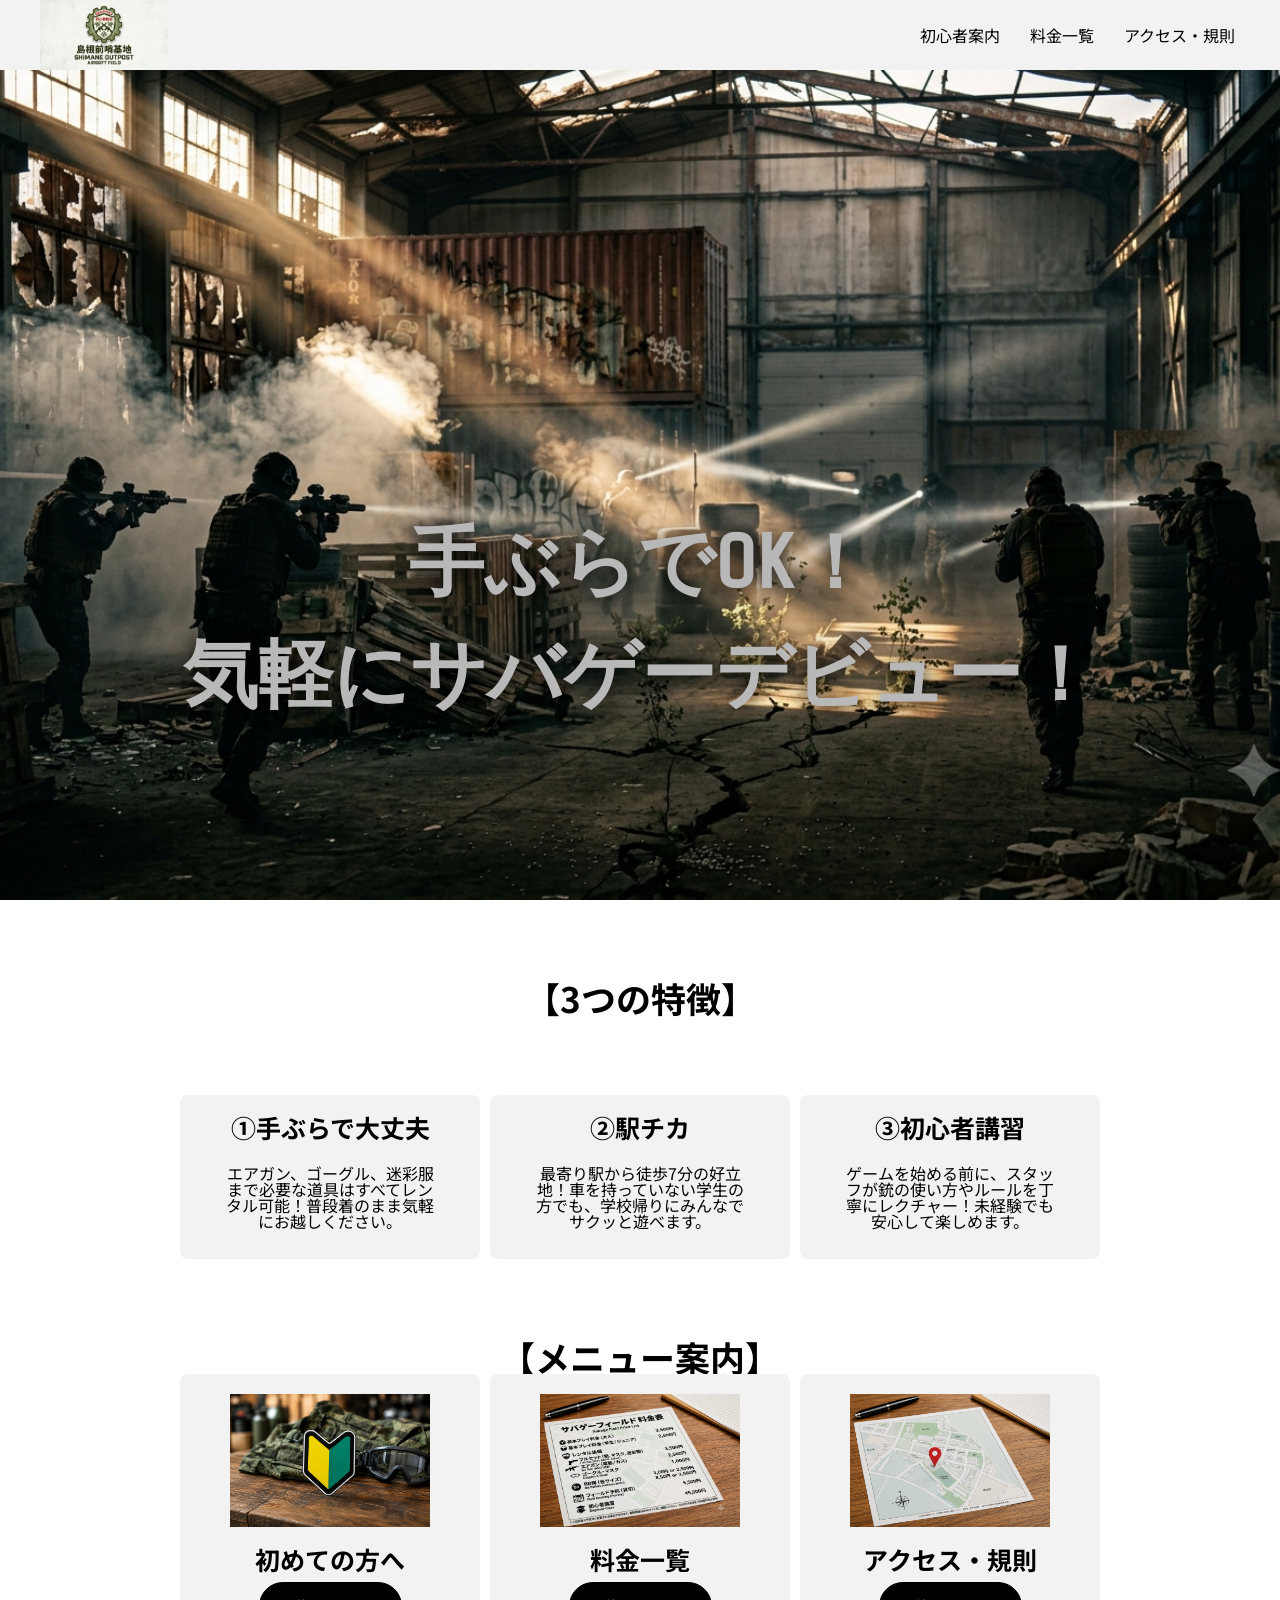
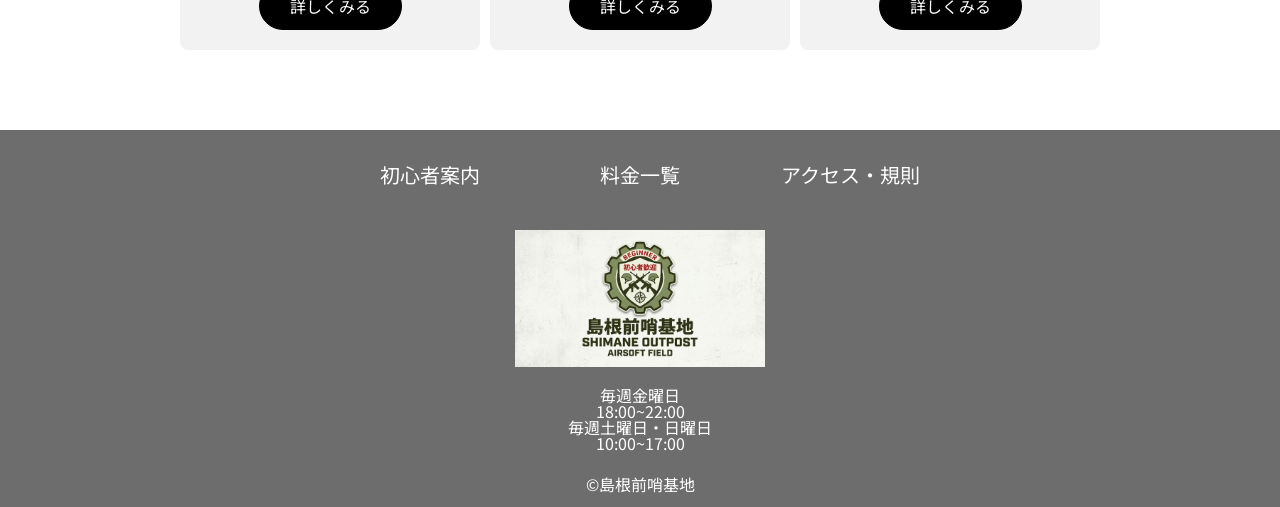
<file: 架空のサバゲーフィールドのサイトのコピー/html/index.html>
<!DOCTYPE html>
<html lang="ja">
<head>
  <meta charset="UTF-8">
  <meta name="viewport" content="width=device-width, initial-scale=1.0">
  <!-- webフォント -->
  <!DOCTYPE html>
<html lang="ja">
<head>
  <meta charset="UTF-8">
  <meta name="viewport" content="width=device-width, initial-scale=1.0">
  <!-- webフォント -->
  <link rel="preconnect" href="https://fonts.googleapis.com">
  <link rel="preconnect" href="https://fonts.gstatic.com" crossorigin>
  <link href="https://fonts.googleapis.com/css2?family=Noto+Sans+JP:wght@100..900&family=Noto+Serif+JP:wght@200..900&family=Potta+One&family=Share+Tech+Mono&family=Shippori+Mincho&display=swap" rel="stylesheet">
  <link href="https://fonts.googleapis.com/css2?family=Mochiy+Pop+One&display=swap" rel="stylesheet">

  <!-- css -->
  <link rel="stylesheet" href="../css/common.css">
  <link rel="stylesheet" href="../css/index.css">
  <title>トップページ</title>
</head>
<body>
  <!-- ヘッダー -->
  <header class="header">
    <div class="header-inner">

      <a href="./index.html"
      class="header-logo">
        <img src="../img/Gemini_Generated_Image_odt5heodt5heodt5.png" alt="">
      </a>

      <div class="header-site-menu">
        <ul>
          <li>
            <a href="./beginner.html">
              初心者案内
            </a>
          </li>
          <li>
            <a href="./price.html">
              料金一覧
            </a>
          </li>
          <li>
            <a href="./access.html">
            アクセス・規則
            </a>
          </li>
        </ul>
      </div>

    </div>
  </header>

  <!-- メイン -->
  <main class="main">
    <div class="first-view">
      <div class="first-view-text">
        <h1>
          手ぶらでOK！
          <br>
          気軽にサバゲーデビュー！
        </h1>
      </div>
    </div>

    <div class="tokutyou">
      <div class="tokutyou-title">
        <h2>
          【3つの特徴】
        </h2>
      </div>
      <div class="tokutyou-list">
        <div class="tokutyou-1">
          <h3>
            ①手ぶらで大丈夫
          </h3>
          <p>
            エアガン、ゴーグル、迷彩服まで必要な道具はすべてレンタル可能！普段着のまま気軽にお越しください。
          </p>
        </div>
        <div class="tokutyou-2">
          <h3>
            ②駅チカ
          </h3>
          <p>
            最寄り駅から徒歩7分の好立地！車を持っていない学生の方でも、学校帰りにみんなでサクッと遊べます。
          </p>
        </div>
        <div class="tokutyou-3">
          <h3>
            ③初心者講習
          </h3>
          <p>
            ゲームを始める前に、スタッフが銃の使い方やルールを丁寧にレクチャー！未経験でも安心して楽しめます。
          </p>
        </div>
      </div>
    </div>

    <div class="under-menu">
      <div class="under-menu-title">
        <h2>
        【メニュー案内】
        </h2>
      </div>
      <div class="under-menu-list">
        <div class="beginner">
          <img src="../img/toppage-bignner.png" alt="">
          <h3>
            初めての方へ
          </h3>
          <a href="./beginner.html">
            詳しくみる
          </a>
        </div>
        <div class="price">
          <img src="../img/toppage-price.png" alt="">
          <h3>
            料金一覧
          </h3>
          <a href="./price.html">
            詳しくみる
          </a>
        </div>
        <div class="access">
          <img src="../img/toppage-access.png" alt="">
          <h3>
            アクセス・規則
          </h3>
          <a href="./access.html">
            詳しくみる
          </a>
        </div>
      </div>
    </div>

  </main>

  <!-- フッター -->
  <footer class="footer">

    <div class="footer-site-menu">
      <ul>
        <li>
          <a href="./beginner.html">
            初心者案内
          </a>
        </li>
        <li>
          <a href="./price.html">
            料金一覧
          </a>
        </li>
        <li>
          <a href="./access.html">
            アクセス・規則
          </a>
        </li>
      </ul>
    </div>

          <a href="./index.html"
      class="footer-logo">
        <img src="../img/Gemini_Generated_Image_odt5heodt5heodt5.png" alt="">
      </a>

    <p class="footer-time">
      毎週金曜日
      <br>
      18:00~22:00
      <br>
      毎週土曜日・日曜日
      <br>
      10:00~17:00
    </p>
    <p class="copyright">
      &copy;島根前哨基地
    </p>
  </footer>
</body>
</html>
</file>
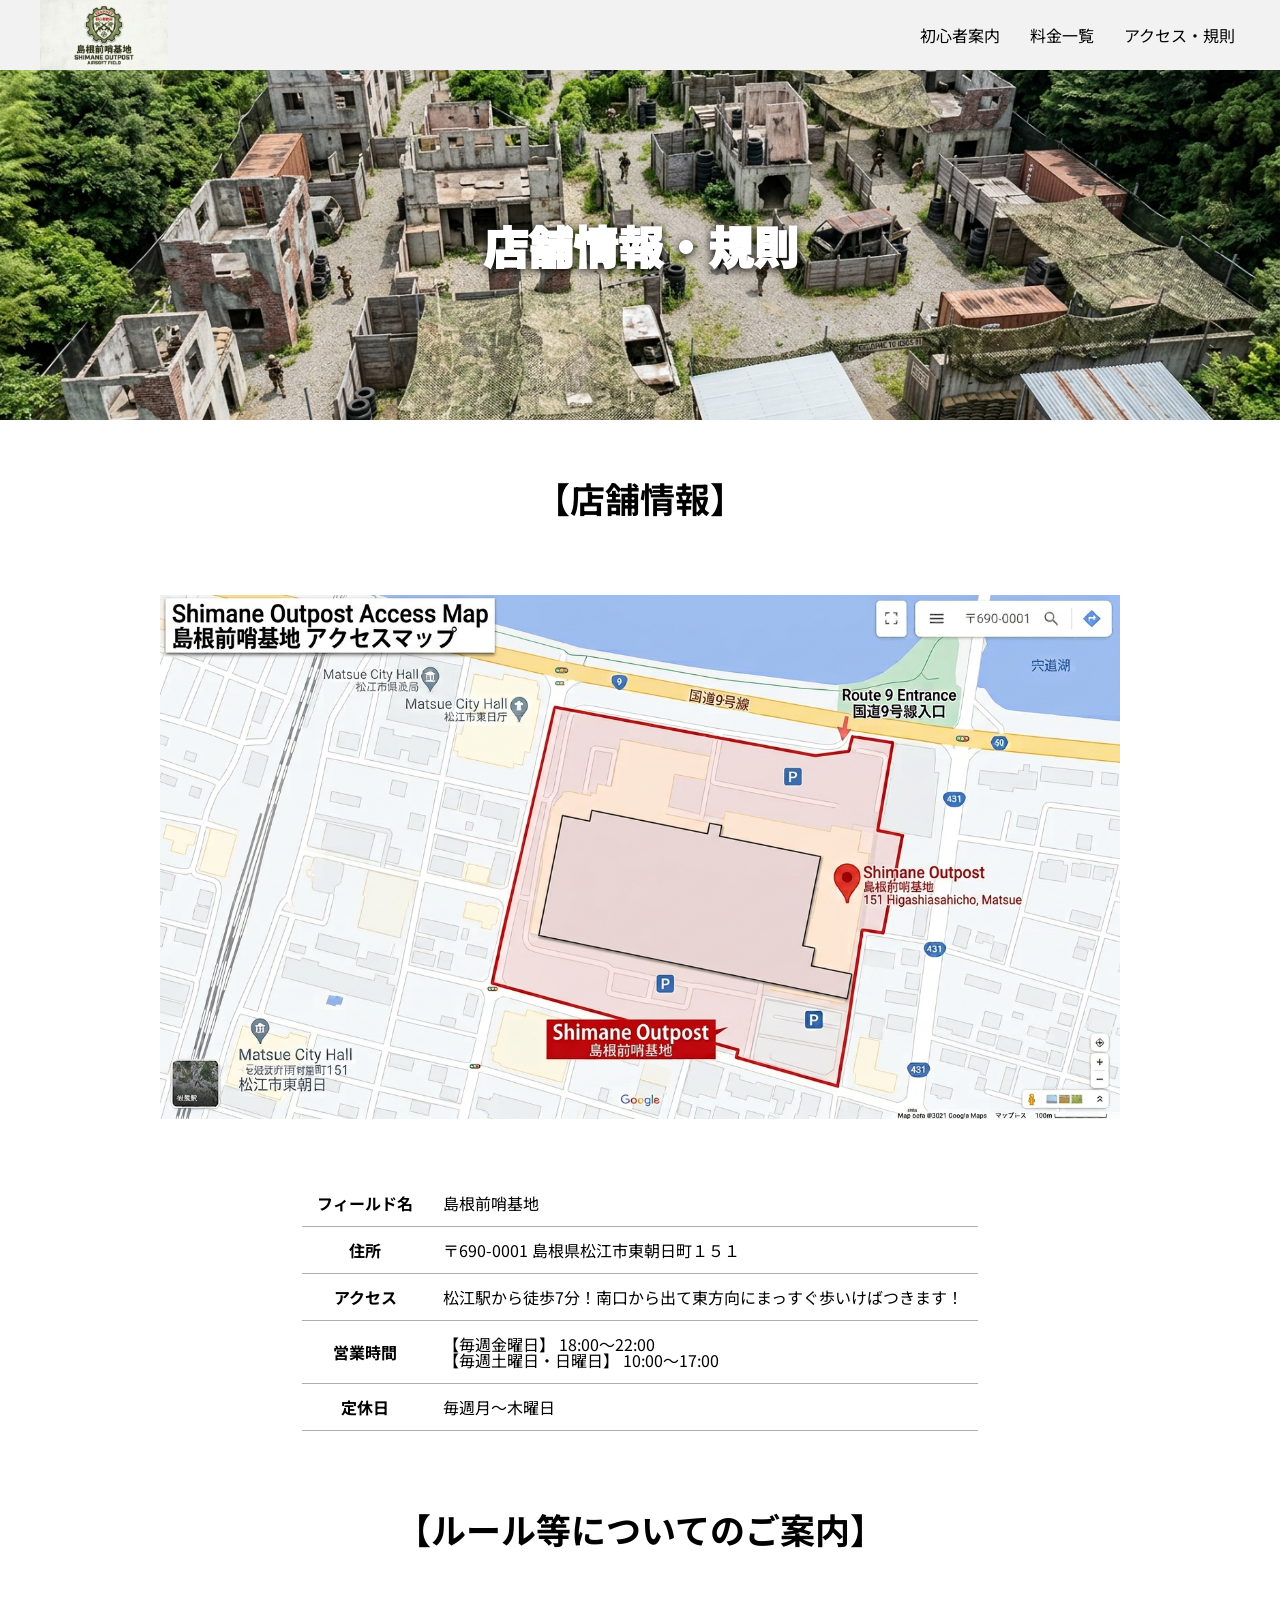
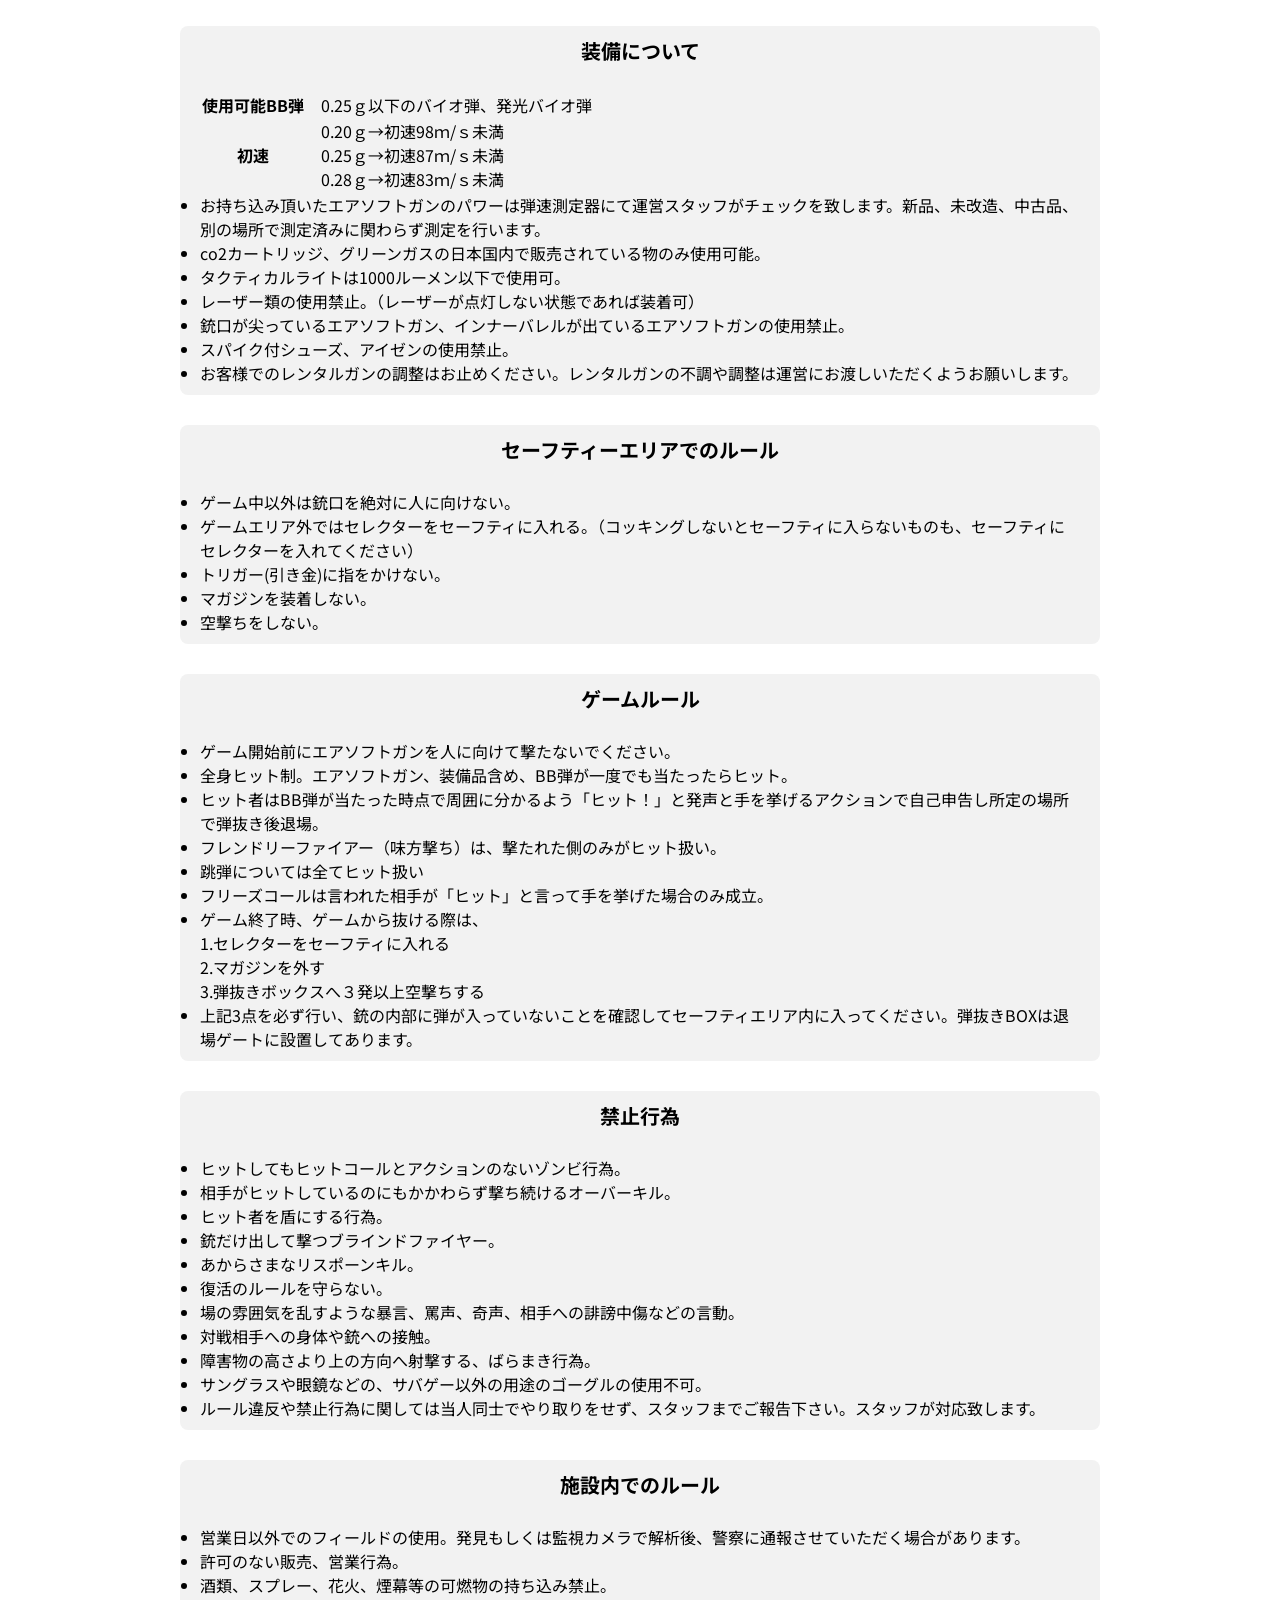
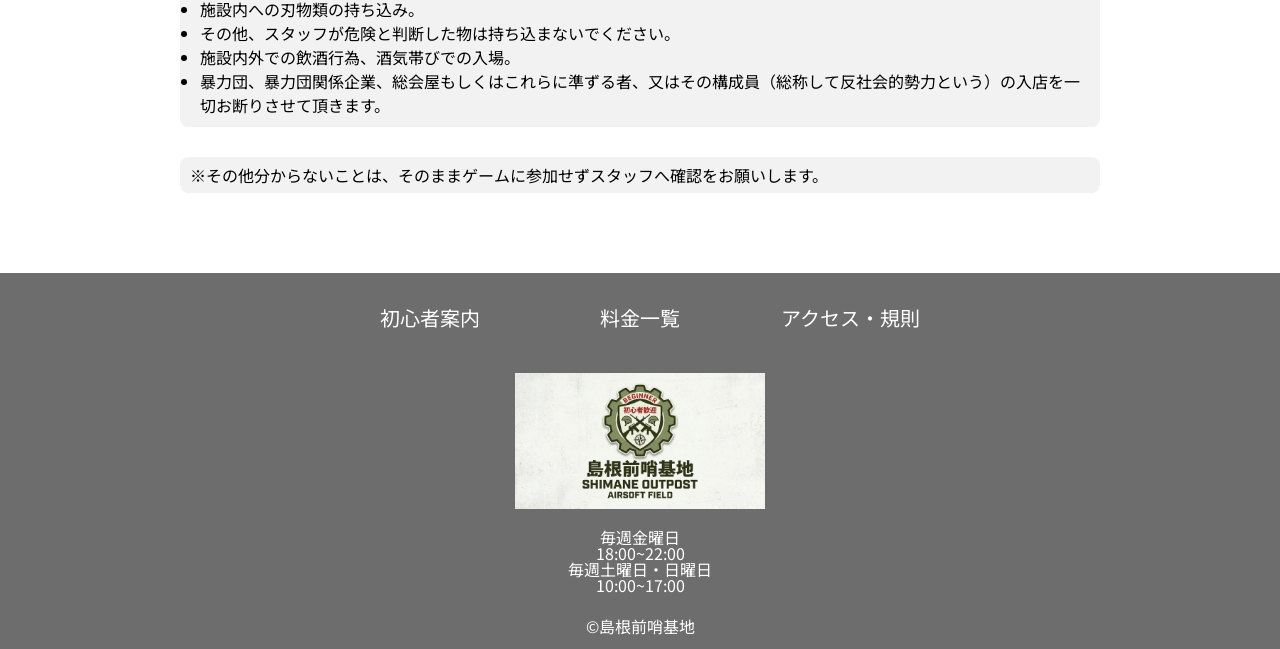
<file: 架空のサバゲーフィールドのサイトのコピー/html/access.html>
<!DOCTYPE html>
<html lang="ja">
<head>
  <meta charset="UTF-8">
  <meta name="viewport" content="width=device-width, initial-scale=1.0">
  <!-- webフォント -->
  <link rel="preconnect" href="https://fonts.googleapis.com">
  <link rel="preconnect" href="https://fonts.gstatic.com" crossorigin>
  <link href="https://fonts.googleapis.com/css2?family=Noto+Sans+JP:wght@100..900&family=Noto+Serif+JP:wght@200..900&family=Potta+One&family=Share+Tech+Mono&family=Shippori+Mincho&display=swap" rel="stylesheet">
  <link href="https://fonts.googleapis.com/css2?family=Mochiy+Pop+One&display=swap" rel="stylesheet">
  <!-- css -->
  <link rel="stylesheet" href="../css/common.css">
  <link rel="stylesheet" href="../css/access.css">
  <title>施設案内ページ</title>
</head>
<body>
  <!-- ヘッダー -->
  <header class="header">
    <div class="header-inner">

      <a href="./index.html"
      class="header-logo">
        <img src="../img/Gemini_Generated_Image_odt5heodt5heodt5.png" alt="">
      </a>

      <div class="header-site-menu">
        <ul>
          <li>
            <a href="./beginner.html">
              初心者案内
            </a>
          </li>
          <li>
            <a href="./price.html">
              料金一覧
            </a>
          </li>
          <li>
            <a href="./access.html">
            アクセス・規則
            </a>
          </li>
        </ul>
      </div>

    </div>
  </header>

  <!-- メイン -->
  <main class="main">
    <div class="access-title">
      <h1>
        店舗情報・規則
      </h1>
    </div>

    <div class="access-info">
      <h2>
        【店舗情報】
      </h2>
      <div class="access-map">
        <img src="../img/access-map1.png" alt="">
      </div>
      <div class="store-info">
        <table class="access-table">
          <tr>
            <th>
              フィールド名
            </th>
            <td>
              島根前哨基地
            </td>
          </tr>
          <tr>
            <th>
              住所
            </th>
            <td>
              〒690-0001 島根県松江市東朝日町１５１
            </td>
          </tr>
          <tr>
            <th>
              アクセス
            </th>
            <td>
              松江駅から徒歩7分！南口から出て東方向にまっすぐ歩いけばつきます！
            </td>
          </tr>
          <tr>
            <th>
              営業時間
            </th>
            <td>
              【毎週金曜日】 18:00〜22:00
              <br>
              【毎週土曜日・日曜日】 10:00〜17:00
            </td>
          </tr>
          <tr>
            <th>
              定休日
            </th>
            <td>
              毎週月〜木曜日
            </td>
          </tr>
        </table>
      </div>
    </div>
    <div class="rule">
      <h2>
        【ルール等についてのご案内】
      </h2>
      <div class="soubi-rule">
        <h3>
          装備について
        </h3>
        <table class="bullet">
          <tr>
            <th>
              使用可能BB弾
            </th>
            <td>
              0.25ｇ以下のバイオ弾、発光バイオ弾
            </td>
          </tr>
          <tr>
            <th>
              初速
            </th>
            <td>
              0.20ｇ→初速98ｍ/ｓ未満
            <br>
              0.25ｇ→初速87ｍ/ｓ未満
            <br>
              0.28ｇ→初速83ｍ/ｓ未満
            </td>
          </tr>
          </table>
        <ul>
          <li>
            お持ち込み頂いたエアソフトガンのパワーは弾速測定器にて運営スタッフがチェックを致します。新品、未改造、中古品、別の場所で測定済みに関わらず測定を行います。
          </li>
          <li>
            co2カートリッジ、グリーンガスの日本国内で販売されている物のみ使用可能。
          </li>
          <li>
            タクティカルライトは1000ルーメン以下で使用可。
          </li>
          <li>
            レーザー類の使用禁止。（レーザーが点灯しない状態であれば装着可）
          </li>
          <li>
            銃口が尖っているエアソフトガン、インナーバレルが出ているエアソフトガンの使用禁止。
          </li>
          <li>
            スパイク付シューズ、アイゼンの使用禁止。
          </li>
          <li>
            お客様でのレンタルガンの調整はお止めください。レンタルガンの不調や調整は運営にお渡しいただくようお願いします。
          </li>
        </ul>
      </div>
      <div class="safety-rule">
        <h3>
          セーフティーエリアでのルール
        </h3>
        <ul>
          <li>
            ゲーム中以外は銃口を絶対に人に向けない。
          </li>
          <li>
            ゲームエリア外ではセレクターをセーフティに入れる。（コッキングしないとセーフティに入らないものも、セーフティにセレクターを入れてください）
          </li>
          <li>
            トリガー(引き金)に指をかけない。
          </li>
          <li>
            マガジンを装着しない。
          </li>
          <li>
            空撃ちをしない。
          </li>
        </ul>
      </div>
      <div class="game-rule">
        <h3>
          ゲームルール
        </h3>
        <ul>
          <li>
            ゲーム開始前にエアソフトガンを人に向けて撃たないでください。
          </li>
          <li>
            全身ヒット制。エアソフトガン、装備品含め、BB弾が一度でも当たったらヒット。
          </li>
          <li>
            ヒット者はBB弾が当たった時点で周囲に分かるよう「ヒット！」と発声と手を挙げるアクションで自己申告し所定の場所で弾抜き後退場。
          </li>
          <li>
            フレンドリーファイアー（味方撃ち）は、撃たれた側のみがヒット扱い。
          </li>
          <li>
            跳弾については全てヒット扱い
          </li>
          <li>
            フリーズコールは言われた相手が「ヒット」と言って手を挙げた場合のみ成立。
          </li>
          <li>
            ゲーム終了時、ゲームから抜ける際は、
            <br>
            1.セレクターをセーフティに入れる
            <br>
            2.マガジンを外す
            <br>
            3.弾抜きボックスへ３発以上空撃ちする
            <br>
          </li>
          <li>
            上記3点を必ず行い、銃の内部に弾が入っていないことを確認してセーフティエリア内に入ってください。弾抜きBOXは退場ゲートに設置してあります。
          </li>
        </ul>
      </div>
      <div class="kinnsikoui">
        <h3>
          禁止行為
        </h3>
        <ul>
          <li>
            ヒットしてもヒットコールとアクションのないゾンビ行為。
          </li>
          <li>
            相手がヒットしているのにもかかわらず撃ち続けるオーバーキル。
          </li>
          <li>
            ヒット者を盾にする行為。
          </li>
          <li>
            銃だけ出して撃つブラインドファイヤー。
          </li>
          <li>
            あからさまなリスポーンキル。
          </li>
          <li>
            復活のルールを守らない。
          </li>
          <li>
            場の雰囲気を乱すような暴言、罵声、奇声、相手への誹謗中傷などの言動。
          </li>
          <li>
            対戦相手への身体や銃への接触。
          </li>
          <li>
            障害物の高さより上の方向へ射撃する、ばらまき行為。
          </li>
          <li>
            サングラスや眼鏡などの、サバゲー以外の用途のゴーグルの使用不可。
          </li>
          <li>
            ルール違反や禁止行為に関しては当人同士でやり取りをせず、スタッフまでご報告下さい。スタッフが対応致します。
          </li>
        </ul>
      </div>
      <div class="sisetu-rule">
        <h3>
          施設内でのルール
        </h3>
        <ul>
          <li>
            営業日以外でのフィールドの使用。発見もしくは監視カメラで解析後、警察に通報させていただく場合があります。
          </li>
          <li>
            許可のない販売、営業行為。
          </li>
          <li>
            酒類、スプレー、花火、煙幕等の可燃物の持ち込み禁止。
          </li>
          <li>
            施設内への刃物類の持ち込み。
          </li>
          <li>
            その他、スタッフが危険と判断した物は持ち込まないでください。
          </li>
          <li>
            施設内外での飲酒行為、酒気帯びでの入場。
          </li>
          <li>
            暴力団、暴力団関係企業、総会屋もしくはこれらに準ずる者、又はその構成員（総称して反社会的勢力という）の入店を一切お断りさせて頂きます。
          </li>
        </ul>
      </div>
      <div class="other-rule">
        <ul>
          <li>
            ※その他分からないことは、そのままゲームに参加せずスタッフへ確認をお願いします。
          </li>
        </ul>
      </div>
    </div>
  </main>

  <!-- フッター -->
  <footer class="footer">

    <div class="footer-site-menu">
      <ul>
        <li>
          <a href="./beginner.html">
            初心者案内
          </a>
        </li>
        <li>
          <a href="./price.html">
            料金一覧
          </a>
        </li>
        <li>
          <a href="./access.html">
            アクセス・規則
          </a>
        </li>
      </ul>
    </div>

          <a href="./index.html"
      class="footer-logo">
        <img src="../img/Gemini_Generated_Image_odt5heodt5heodt5.png" alt="">
      </a>

    <p class="footer-time">
      毎週金曜日
      <br>
      18:00~22:00
      <br>
      毎週土曜日・日曜日
      <br>
      10:00~17:00
    </p>
    <p class="copyright">
      &copy;島根前哨基地
    </p>
  </footer>
</body>
</html>
</file>
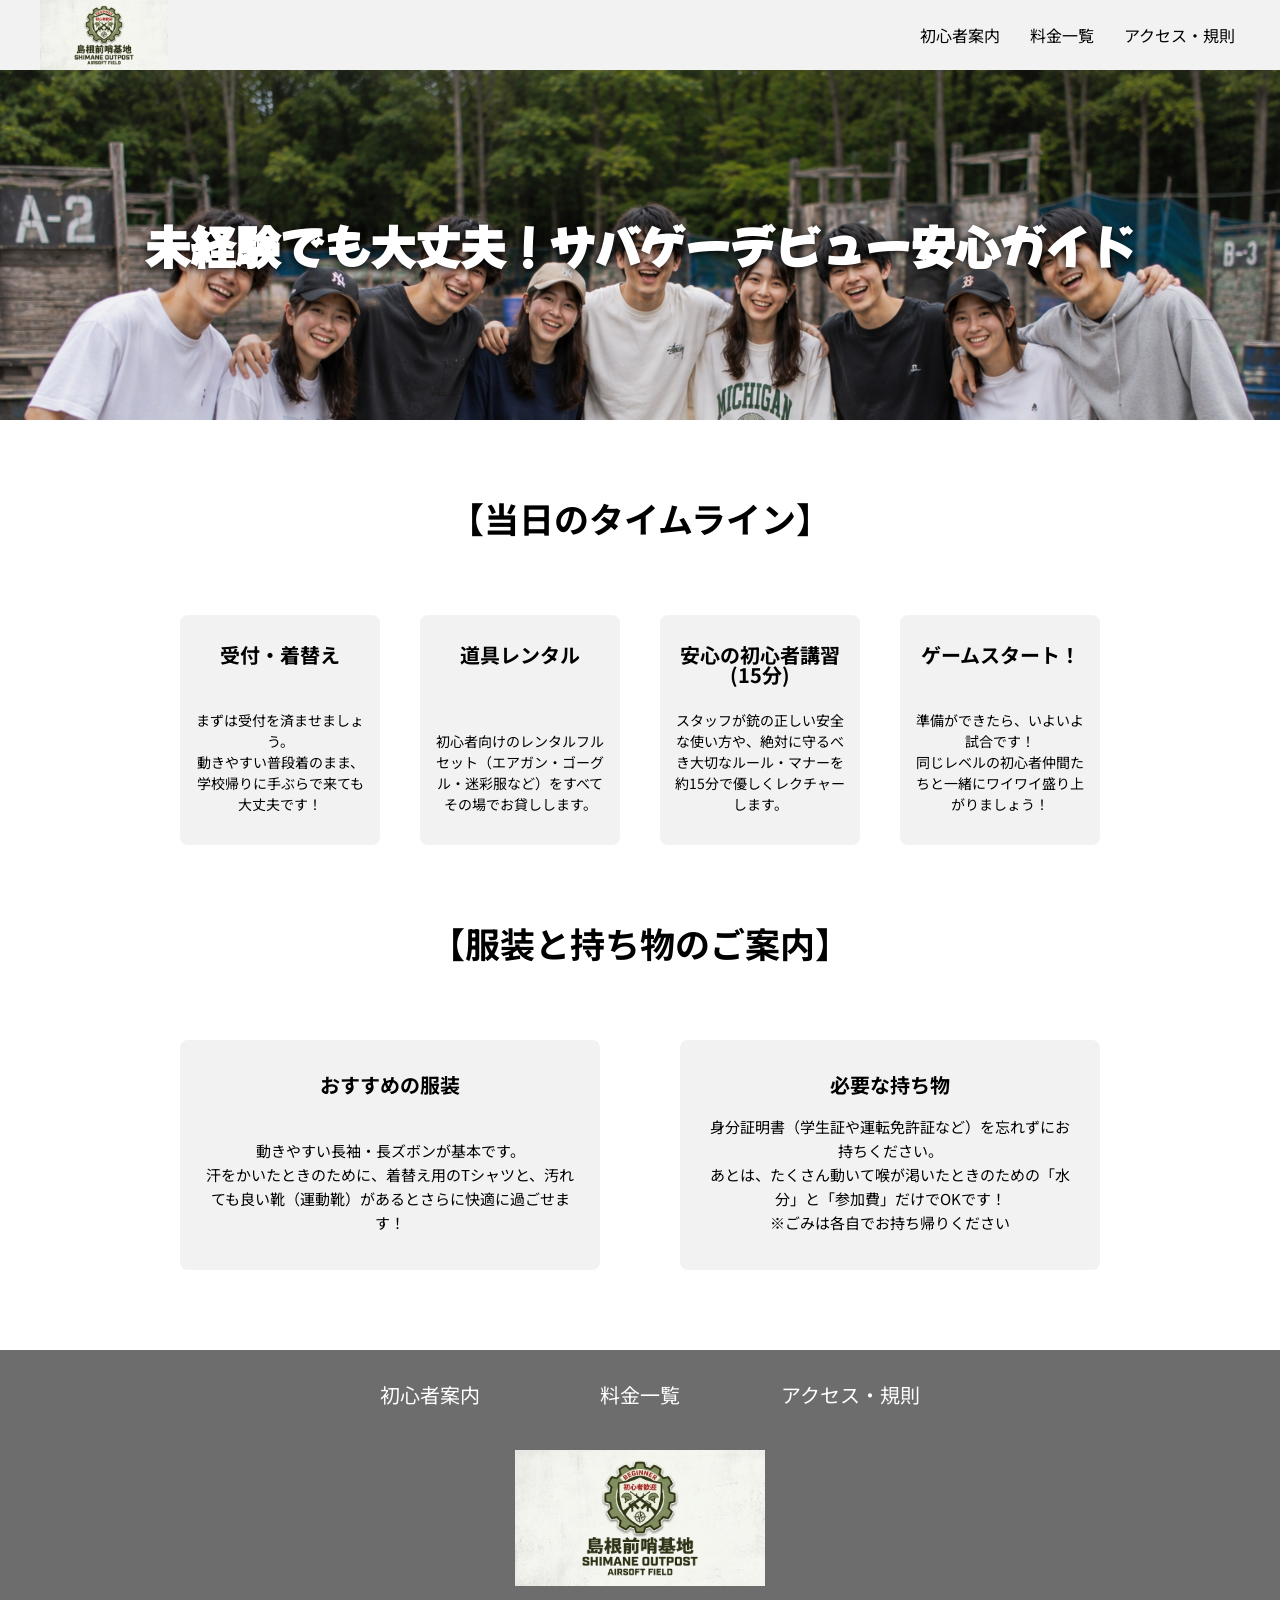
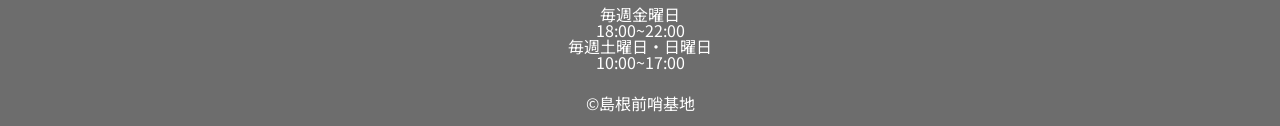
<file: 架空のサバゲーフィールドのサイトのコピー/html/beginner.html>
<!DOCTYPE html>
<html lang="ja">
<head>
  <meta charset="UTF-8">
  <meta name="viewport" content="width=device-width, initial-scale=1.0">
  <!-- webフォント -->
  <link rel="preconnect" href="https://fonts.googleapis.com">
  <link rel="preconnect" href="https://fonts.gstatic.com" crossorigin>
  <link href="https://fonts.googleapis.com/css2?family=Noto+Sans+JP:wght@100..900&family=Noto+Serif+JP:wght@200..900&family=Potta+One&family=Share+Tech+Mono&family=Shippori+Mincho&display=swap" rel="stylesheet">
<link href="https://fonts.googleapis.com/css2?family=Mochiy+Pop+One&display=swap" rel="stylesheet">

  <!-- css -->
  <link rel="stylesheet" href="../css/common.css">
  <link rel="stylesheet" href="../css/beginner.css">
  <title>初心者案内ページ</title>
</head>
<body>
  <!-- ヘッダー -->
  <header class="header">
    <div class="header-inner">

      <a href="./index.html"
      class="header-logo">
        <img src="../img/Gemini_Generated_Image_odt5heodt5heodt5.png" alt="">
      </a>

      <div class="header-site-menu">
        <ul>
          <li>
            <a href="./beginner.html">
              初心者案内
            </a>
          </li>
          <li>
            <a href="./price.html">
              料金一覧
            </a>
          </li>
          <li>
            <a href="./access.html">
            アクセス・規則
            </a>
          </li>
        </ul>
      </div>

    </div>
  </header>

  <!-- メイン -->
  <main class="main">
    <div class="beginner-title">
      <h1>
        未経験でも大丈夫！サバゲーデビュー安心ガイド
      </h1>
    </div>

    <div class="today-flow">
      <div class="today-flow-title">
        <h2>
          【当日のタイムライン】
        </h2>
      </div>
      <div class="phase">
        <div class="phase1">
          <div class="phase-title">
            <h3>
              受付・着替え
            </h3>
          </div>
          <div class="phase-text">
            <p>
              まずは受付を済ませましょう。
              <br>
              動きやすい普段着のまま、学校帰りに手ぶらで来ても大丈夫です！
            </p>
          </div>
        </div>
        <div class="phase2">
          <div class="phase-title">
            <h3>
              道具レンタル
            </h3>
          </div>
          <div class="phase-text">
            <p>
              初心者向けのレンタルフルセット（エアガン・ゴーグル・迷彩服など）をすべてその場でお貸しします。
            </p>
          </div>
        </div>
        <div class="phase3">
          <div class="phase-title">
            <h3>
              安心の初心者講習
              <br>
              (15分)
            </h3>
          </div>
          <div class="phase-text">
            <p>
              スタッフが銃の正しい安全な使い方や、絶対に守るべき大切なルール・マナーを約15分で優しくレクチャーします。
            </p>
          </div>
        </div>
        <div class="phase4">
          <div class="phase-title">
            <h3>
              ゲームスタート！
            </h3>
          </div>
          <div class="phase-text">
            <p>
              準備ができたら、いよいよ試合です！
              <br>
              同じレベルの初心者仲間たちと一緒にワイワイ盛り上がりましょう！
            </p>
          </div>
        </div>
      </div>
    </div>

    <div class="beginner-info">
        <h2>
          【服装と持ち物のご案内】
        </h2>
      <div class="beginner-info-list">
        <div class="beginner-style">
          <h3>
            おすすめの服装
          </h3>
          <p>
            動きやすい長袖・長ズボンが基本です。
            <br>
            汗をかいたときのために、着替え用のTシャツと、汚れても良い靴（運動靴）があるとさらに快適に過ごせます！
          </p>
        </div>
        <div class="beginner-itmes">
          <h3>
            必要な持ち物
          </h3>
          <p>
            身分証明書（学生証や運転免許証など）を忘れずにお持ちください。
            <br>
            あとは、たくさん動いて喉が渇いたときのための「水分」と「参加費」だけでOKです！
            <br>
            ※ごみは各自でお持ち帰りください
          </p>
        </div>
      </div>
    </div>
  </main>

  <!-- フッター -->
  <footer class="footer">

    <div class="footer-site-menu">
      <ul>
        <li>
          <a href="./beginner.html">
            初心者案内
          </a>
        </li>
        <li>
          <a href="./price.html">
            料金一覧
          </a>
        </li>
        <li>
          <a href="./access.html">
            アクセス・規則
          </a>
        </li>
      </ul>
    </div>

          <a href="./index.html"
      class="footer-logo">
        <img src="../img/Gemini_Generated_Image_odt5heodt5heodt5.png" alt="">
      </a>

    <p class="footer-time">
      毎週金曜日
      <br>
      18:00~22:00
      <br>
      毎週土曜日・日曜日
      <br>
      10:00~17:00
    </p>
    <p class="copyright">
      &copy;島根前哨基地
    </p>
  </footer>
</body>
</html>
</file>
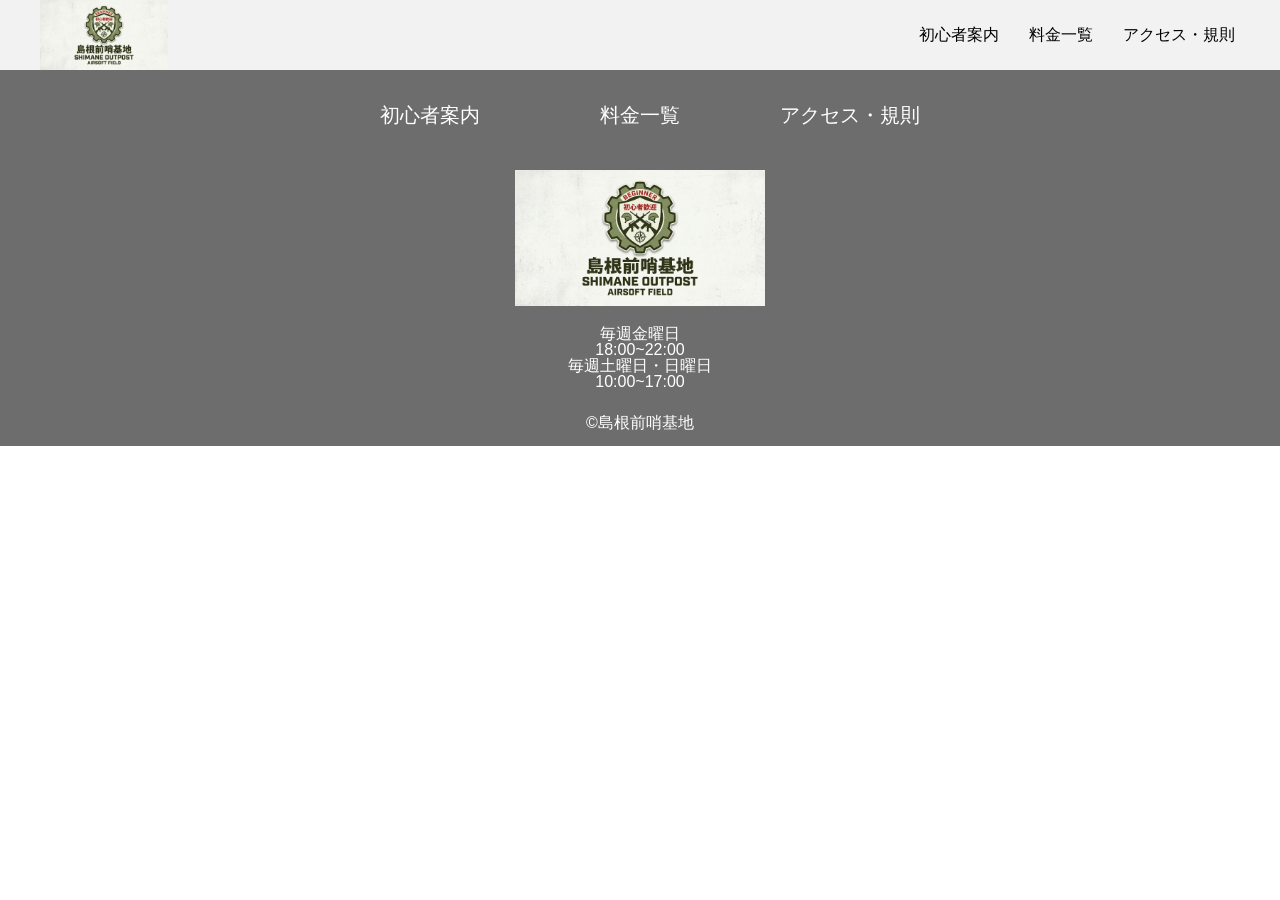
<file: 架空のサバゲーフィールドのサイトのコピー/html/common.html>
<!DOCTYPE html>
<html lang="ja">
<head>
  <meta charset="UTF-8">
  <meta name="viewport" content="width=device-width, initial-scale=1.0">
  <title>Document</title>
  <link rel="stylesheet" href="../css/common.css ">

</head>
<body>
    <!-- ヘッダー -->
  <header class="header">
    <div class="header-inner">

      <a href="./index.html"
      class="header-logo">
        <img src="../img/Gemini_Generated_Image_odt5heodt5heodt5.png" alt="">
      </a>

      <div class="header-site-menu">
        <ul>
          <li>
            <a href="./beginner.html">
              初心者案内
            </a>
          </li>
          <li>
            <a href="./price.html">
              料金一覧
            </a>
          </li>
          <li>
            <a href="./access.html">
            アクセス・規則
            </a>
          </li>
        </ul>
      </div>

    </div>
  </header>

    <!-- フッター -->
  <footer class="footer">

    <div class="footer-site-menu">
      <ul>
        <li>
          <a href="./beginner.html">
            初心者案内
          </a>
        </li>
        <li>
          <a href="./price.html">
            料金一覧
          </a>
        </li>
        <li>
          <a href="./access.html">
            アクセス・規則
          </a>
        </li>
      </ul>
    </div>

          <a href="./index.html"
      class="footer-logo">
        <img src="../img/Gemini_Generated_Image_odt5heodt5heodt5.png" alt="">
      </a>

    <p class="footer-time">
      毎週金曜日
      <br>
      18:00~22:00
      <br>
      毎週土曜日・日曜日
      <br>
      10:00~17:00
    </p>
    <p class="copyright">
      &copy;島根前哨基地
    </p>
  </footer>

    </div>
  </header>


</body>
</html>
</file>
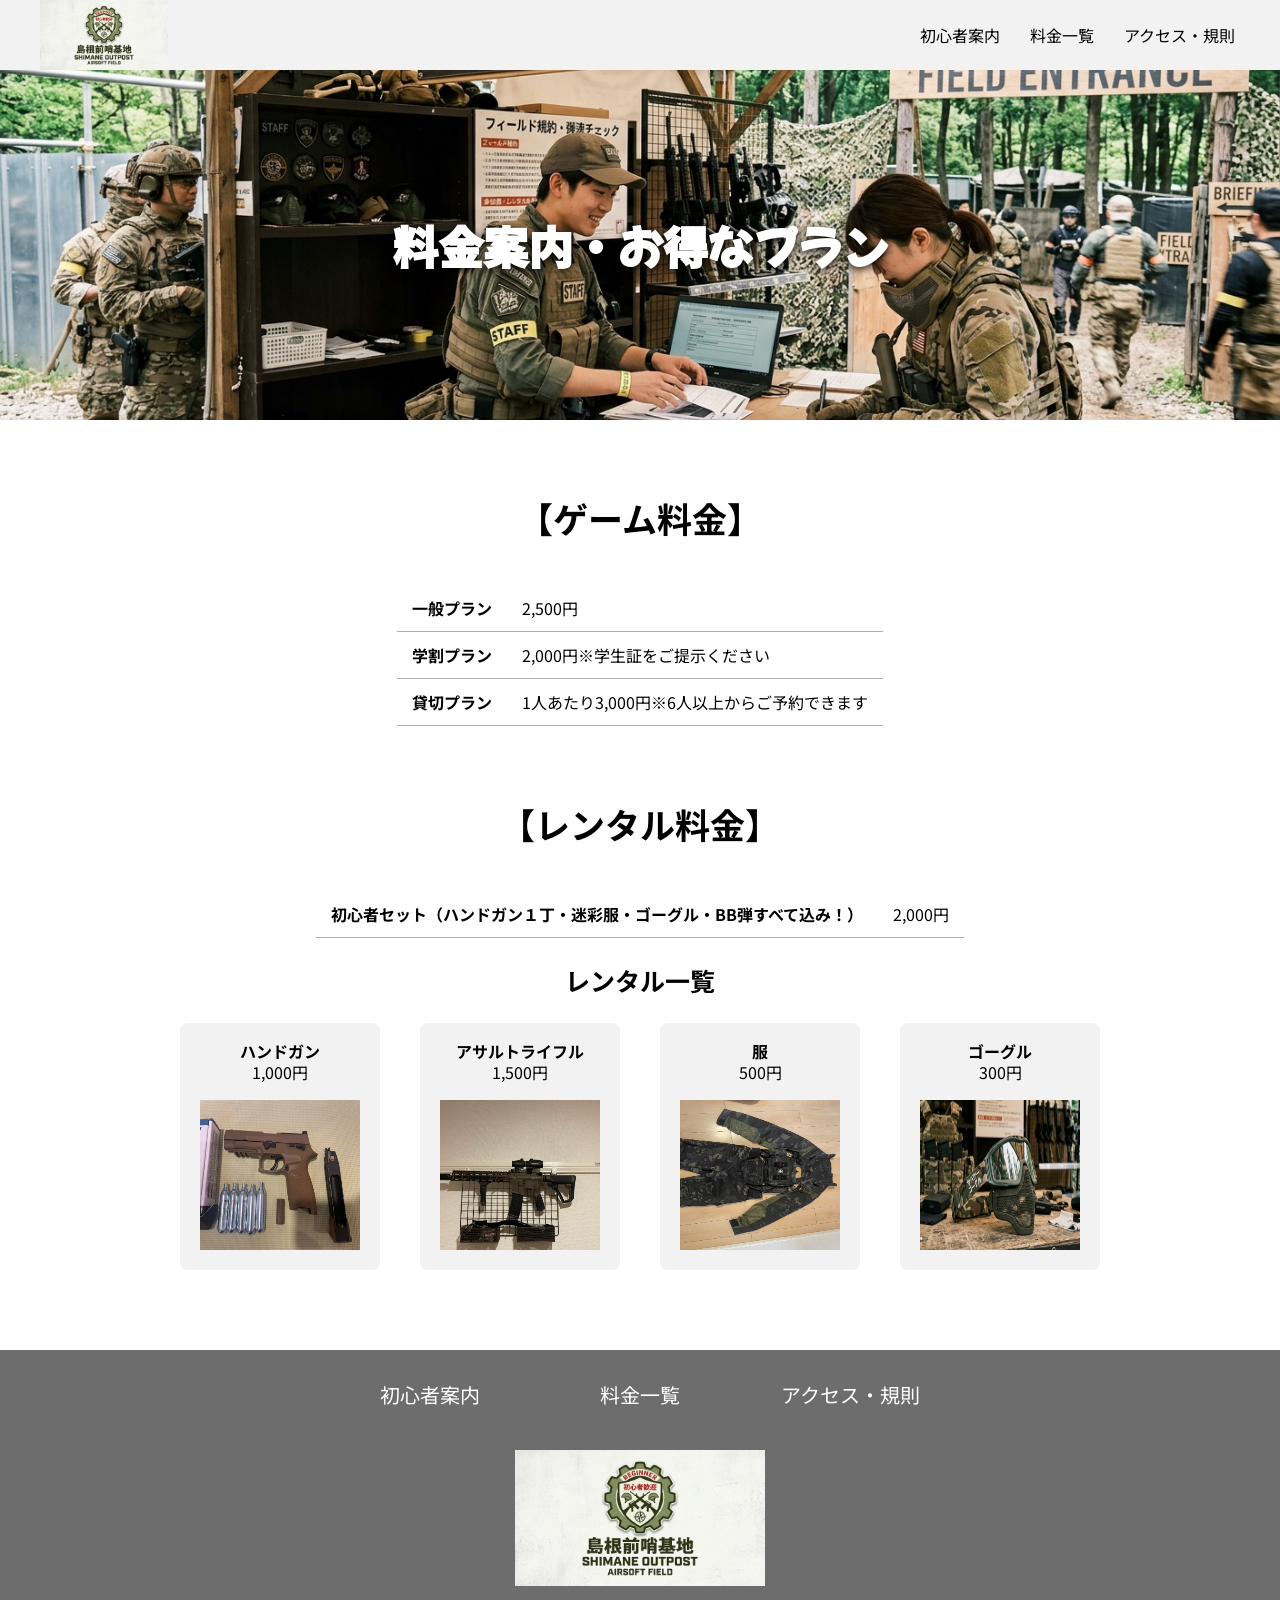
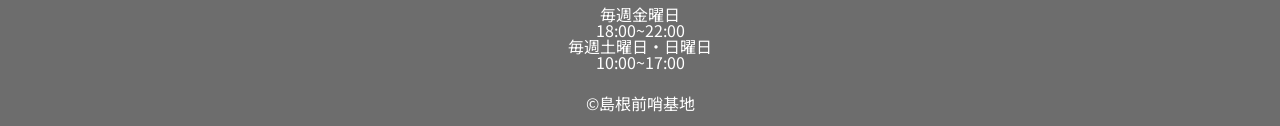
<file: 架空のサバゲーフィールドのサイトのコピー/html/price.html>
<!DOCTYPE html>
<html lang="ja">
<head>
  <meta charset="UTF-8">
  <meta name="viewport" content="width=device-width, initial-scale=1.0">
  <!-- webフォント -->
  <link rel="preconnect" href="https://fonts.googleapis.com">
  <link rel="preconnect" href="https://fonts.gstatic.com" crossorigin>
  <link href="https://fonts.googleapis.com/css2?family=Noto+Sans+JP:wght@100..900&family=Noto+Serif+JP:wght@200..900&family=Potta+One&family=Share+Tech+Mono&family=Shippori+Mincho&display=swap" rel="stylesheet">
  <link href="https://fonts.googleapis.com/css2?family=Mochiy+Pop+One&display=swap" rel="stylesheet">
  <!-- css -->
  <link rel="stylesheet" href="../css/common.css">
  <link rel="stylesheet" href="../css/price.css">
  <title>料金案内ページ</title>
</head>
<body>
  <!-- ヘッダー -->
  <header class="header">
    <div class="header-inner">

      <a href="./index.html"
      class="header-logo">
        <img src="../img/Gemini_Generated_Image_odt5heodt5heodt5.png" alt="">
      </a>

      <div class="header-site-menu">
        <ul>
          <li>
            <a href="./beginner.html">
              初心者案内
            </a>
          </li>
          <li>
            <a href="./price.html">
              料金一覧
            </a>
          </li>
          <li>
            <a href="./access.html">
            アクセス・規則
            </a>
          </li>
        </ul>
      </div>

    </div>
  </header>

  <!-- メイン -->
  <main class="main">
    <div class="price-title">
      <h1>
        料金案内・お得なプラン
      </h1>
    </div>

    <div class="price-info">
      <div class="game-price">
        <h2>
          【ゲーム料金】
        </h2>
        <table class="price-table">
          <tr>
            <th>一般プラン</th>
            <td>2,500円</td>
          </tr>
          <tr>
            <th>学割プラン</th>
            <td>2,000円※学生証をご提示ください</td>
          </tr>
          <tr>
            <th>貸切プラン</th>
            <td>1人あたり3,000円※6人以上からご予約できます</td>
          </tr>
        </table>
      </div>
      <div class="rental-price">
        <h2>
          【レンタル料金】
        </h2>
        <table class="price-table">
          <tr>
            <th>
              初心者セット（ハンドガン１丁・迷彩服・ゴーグル・BB弾すべて込み！）
            </th>
            <td>
              2,000円
            </td>
          </tr>
        </table>
        <h3>
          レンタル一覧
        </h3>
        <div class="rental-items">
          <div class="handgan">
            <h4>
              ハンドガン
            </h4>
            <p>
              1,000円
            </p>
            <img src="../img/ハンドガン.jpg" alt="">
          </div>
          <div class="assaultrifle">
            <h4>
              アサルトライフル
            </h4>
            <p>
              1,500円
            </p>
            <img src="../img/アサルトライフル.jpg" alt="">
          </div>
          <div class="clothe">
            <h4>
              服
            </h4>
            <p>
              500円
            </p>
            <img src="../img/サバゲー服.jpg" alt="">
          </div>
          <div class="goggles">
            <h4>
              ゴーグル
            </h4>
            <p>
              300円
            </p>
            <img src="../img/サバゲーゴーグル.png" alt="">
          </div>
        </div>
      </div>
    </div>
  </main>

  <!-- フッター -->
  <footer class="footer">

    <div class="footer-site-menu">
      <ul>
        <li>
          <a href="./beginner.html">
            初心者案内
          </a>
        </li>
        <li>
          <a href="./price.html">
            料金一覧
          </a>
        </li>
        <li>
          <a href="./access.html">
            アクセス・規則
          </a>
        </li>
      </ul>
    </div>

          <a href="./index.html"
      class="footer-logo">
        <img src="../img/Gemini_Generated_Image_odt5heodt5heodt5.png" alt="">
      </a>

    <p class="footer-time">
      毎週金曜日
      <br>
      18:00~22:00
      <br>
      毎週土曜日・日曜日
      <br>
      10:00~17:00
    </p>
    <p class="copyright">
      &copy;島根前哨基地
    </p>
  </footer>
</body>
</html>
</file>
<file: 架空のサバゲーフィールドのサイトのコピー/css/common.css>
@charset "utf-8";

/* 初期設定 */
* ,
::before,
::after {
  box-sizing: border-box;
  margin: 0;
  padding: 0;
}

ul,
ol {
  list-style: none;
}

a {
  color: inherit;
  text-decoration: none;
}

body {
  font-family: "Noto Sans JP", sans-serif;
  font-size: 16px;
  color: #000;
  line-height: 1;
  background-color: #fff;
}

img {
  max-width: 100%;
}

/* ショートカットキー */
:root {
  --colorGray01: #f2f2f2;
  --colorGray02: #aeaeae;
  --colorGray03: #6d6d6d;
}

/* ヘッダー */
.header {
  width: 100%;
  background-color: var(--colorGray01);
}

.header-inner {
  max-width: 1200px;
  margin: 0 auto;
  height: 70px;
  display: flex;
  justify-content: space-between;
  align-items: center;
}

.header-logo {
  display: inline-block;
  height: 100%;
}

.header-logo img {
  height: 100%;
  width: auto;
}

.header-site-menu ul {
  display: flex;
}

.header-site-menu li {
  margin-left: 25px;
  padding-right: 5px;
}

/* フッター */

.footer {
  width: 100%;
  background-color: var(--colorGray03);
  color: #fff;
  padding-top: 30px;
  padding-bottom: 15px;
  display: flex;
  flex-direction: column;
  align-items: center;
}

.footer-site-menu ul {
  display: flex;
}

.footer-site-menu ul li {
  width: 150px;
  text-align: center;
  font-size: 20px;
  margin: 0 30px;
  padding: 5px;
}

.footer-logo img {
  display: block;
  margin: 20px;
  margin-top: 40px;
  width: 250px;
}

.footer-time {
  text-align: center;
}

.copyright {
  margin-top: 25px;
}
</file>
<file: 架空のサバゲーフィールドのサイトのコピー/css/index.css>
@charset "utf-8";

/* ショートカットキー */
:root {
  --colorGray01: #f2f2f2;
  --colorGray02: #aeaeae;
  --colorGray03: #6d6d6d;
}

/* メイン */

.first-view {
  background-image: url(../img/toppage_first_view1.png);
  background-position: center;
  background-size: cover;
  width: 100%;
  height: calc(100vh - 70px);
  display: flex;
  justify-content: center;
  align-items: center;
}

.first-view-text h1 {
  font-family: "Share Tech Mono", monospace;
  text-align: center;
  margin-top: 30vh;
  font-size: 75px;
  line-height: 1.5;
  color: #b8b8b8;
  text-shadow: 0 2px 20px #000;
}

.tokutyou {
  max-width: 960px;
  margin: 80px auto;
  padding: 0 20px;
}


.tokutyou-title h2 {
  text-align: center;
  font-size: 35px;
  margin-bottom: 80px;
}

.tokutyou-list {
  display: flex;
  justify-content: space-between;
  align-items: center;
  text-align: center;
  flex-wrap: wrap;
  max-width: 960px;
  margin: 20px auto;
}

.tokutyou-1,
.tokutyou-2,
.tokutyou-3 {
  width: 300px;
  padding: 20px;
  background-color: var(--colorGray01);
  border-radius: 8px;
}

.tokutyou-list h3 {
  margin-bottom: 10px;
  font-size: 25px;
}

.tokutyou-list p {
  margin: 10px 20px;
  padding-top: 15px;
}

.under-menu {
  max-width: 960px;
  margin: 80px auto;
  padding: 0 20px;
}

.under-menu-list {
  display: flex;
  justify-content: space-between;
  flex-wrap: wrap;
  max-width: 960px;
}

.beginner,
.price,
.access {
  width: 300px;         
  background-color: var(--colorGray01);
  padding: 20px 10px;
  border-radius: 8px;
  display: flex;
  flex-direction: column;
  align-items: center;
  text-align: center;
}

.under-menu-title h2 {
  text-align: center;
  font-size: 35px;
}

.under-menu-list h3 {
  font-size: 25px;
  margin-bottom: 10px;
}

.under-menu-list a {
  background-color: #000;
  color: #fff;
  border: 1px solid #000;
  border-radius: 25px;
  padding: 15px 30px;
}

.beginner img,
.price img,
.access img {
  width: 200px;
  margin-bottom: 20px;
}
</file>
<file: 架空のサバゲーフィールドのサイトのコピー/css/access.css>
@charset "utf-8";

/* ショートカットキー */
:root {
  --colorGray01: #f2f2f2;
  --colorGray02: #aeaeae;
  --colorGray03: #6d6d6d;
}


.access-title {
  background-image: url(../img/access-title.png);
  background-size: cover;
  background-position: center;
  width: 100%;
  height: 350px;
  display: flex;
  justify-content: center;
  align-items: center;
}

.access-title h1 {
  color: #fff;
  font-size: 45px;
  text-shadow: 0 2px 10px #000;
  font-family: "Mochiy Pop One", sans-serif;
}

.access-info {
  max-width: 960px;
  margin: 60px auto;
}

.access-info h2 {
  font-size: 35px;
  text-align: center;
  margin-bottom: 80px;
}


.access-map {
  width: 100%;
  margin-bottom: 60px;
}

.access-table {
  display: flex;
  justify-content: center;
  align-items: center;
  border-collapse: collapse;
}

.access-table th,
.access-table td {
  border-bottom: 1px solid var(--colorGray02);
  padding: 15px;
}

.access-table td {
  text-align: left;
}

.rule {
  max-width: 960px;
  margin: 80px auto;
  padding: 0 20px;
}

.rule h2 {
  font-size: 35px;
  text-align: center;
  margin-bottom: 80px;
}

.soubi-rule,
.safety-rule,
.game-rule,
.kinnsikoui,
.sisetu-rule {
  background-color: var(--colorGray01);
  margin-bottom: 30px;
  border-radius: 8px;
  line-height: 1.5;
  padding: 0 20px 10px;
}

.other-rule {
  background-color: var(--colorGray01);
  padding: 10px 10px;
  border-radius: 8px;
}

.soubi-rule li,
.safety-rule li,
.game-rule li,
.kinnsikoui li,
.sisetu-rule li {
  list-style: disc;
}

.soubi-rule h3,
.safety-rule h3,
.game-rule h3,
.kinnsikoui h3,
.sisetu-rule h3 {
  font-size: 20px;
  padding-top: 10px;
  margin-bottom: 25px;
  text-align: center;
}

.bullet th,
.bullet td,
.bullet-speed th,
.bullet-speed td {
  padding-right: 15px;
  padding-left: 0;
}
</file>
<file: 架空のサバゲーフィールドのサイトのコピー/css/beginner.css>
@charset "utf-8";

/* ショートカットキー */
:root {
  --colorGray01: #f2f2f2;
  --colorGray02: #aeaeae;
  --colorGray03: #6d6d6d;
}


.beginner-title {
  background-image: url(../img/beginner_title1.png);
  background-position: top;
  background-size: cover;
  width: 100%;
  height: 350px;
  display: flex;
  justify-content: center;
  align-items: center;
}

.beginner-title h1 {
  color: #fff;
  font-size: 45px;
  text-shadow: 0 2px 10px #000;
  font-family: "Mochiy Pop One", sans-serif;
}

.today-flow {
  max-width: 960px;
  margin: 80px auto;
  padding: 0 20px;
}

.today-flow-title {
  width: 100%;
  margin-bottom: 80px;
  display: flex;
  justify-content: center;
}

.today-flow-title h2 {
  font-size: 35px;
}

.phase {
  display: flex;
  justify-content: space-between;
  flex-wrap: wrap;
}

.phase1,
.phase2,
.phase3,
.phase4 {
  width: 200px;
  background-color: var(--colorGray01);
  border-radius: 8px;
  padding: 30px 15px;
  display: flex;
  flex-direction: column;
  justify-content: space-between;
  align-items: center;
}


.phase-title h3 {
  font-size: 20px;
  margin-bottom: 15px;
  text-align: center;
}

.phase-text p {
  padding-top: 10px;
  font-size: 14px;
  line-height: 1.5;
  text-align: center;
}

.beginner-info {
  max-width: 960px;
  margin: 80px auto;
  padding: 0 20px;
}

.beginner-info h2 {
  font-size: 35px;
  text-align: center;
  margin-bottom: 80px;
}

.beginner-info-list {
  display: flex;
  justify-content: space-between;
  flex-wrap: wrap;
}

.beginner-style,
.beginner-itmes {
  width: 420px;
  background-color: var(--colorGray01);
  border-radius: 8px;
  padding: 35px 25px;
  text-align: center;
  display: flex;
  flex-direction: column;
  justify-content: space-between;
}

.beginner-style h3,
.beginner-itmes h3 {
  font-size: 20px;
  font-weight: bold;
  margin-bottom: 20px;
}

.beginner-style p,
.beginner-itmes p {
  font-size: 15px;
  line-height: 1.6;
  text-align: left;
  text-align: center;
}
</file>
<file: 架空のサバゲーフィールドのサイトのコピー/css/price.css>
@charset "utf-8";

/* ショートカットキー */
:root {
  --colorGray01: #f2f2f2;
  --colorGray02: #aeaeae;
  --colorGray03: #6d6d6d;
}


.price-title {
  background-image: url(../img/price-title1.png);
  background-size: cover;
  background-position: center;
  width: 100%;
  height: 350px;
  margin: 0 auto;
  display: flex;
  justify-content: center;
  align-items: center;
}

.price-title h1 {
  color: #fff;
  font-size: 45px;
  text-shadow: 0 2px 10px #000;
  font-family: "Mochiy Pop One", sans-serif;
}

.game-price {
  max-width: 960px;
  margin: 80px auto;
}

.game-price h2 {
  font-size: 35px;
  text-align: center;
  margin-bottom: 50px;
}

.price-table {
  display: flex;
  justify-content: center;
  border-collapse: collapse;
}

.price-table th,
.price-table td {
  border-bottom: 1px solid var(--colorGray02);
  padding: 15px;
}

.rental-price {
  max-width: 960px;
  margin: 80px auto;
}

.rental-price h2 {
  font-size: 35px;
  text-align: center;
  margin-top: 30px;
  margin-bottom: 50px;
}

.rental-price h3 {
  font-size: 25px;
  text-align: center;
  margin: 30px 0;
}

.rental-items {
  display: flex;
  justify-content: space-between;
  flex-wrap: wrap;
  padding: 0 20px;
}

.rental-items h4 {
  text-align: center;
  margin-bottom: 5px;
}

.rental-items p {
  text-align: center;
}

.rental-items img {
  width: 200px;
  height: 150px;
  margin-top: 20px;
}

.handgan,
.assaultrifle,
.clothe,
.goggles {
  width: 200px;
  padding: 20px;
  background-color: var(--colorGray01);
  border-radius: 8px;
  display: flex;
  flex-direction: column;
}
</file>
